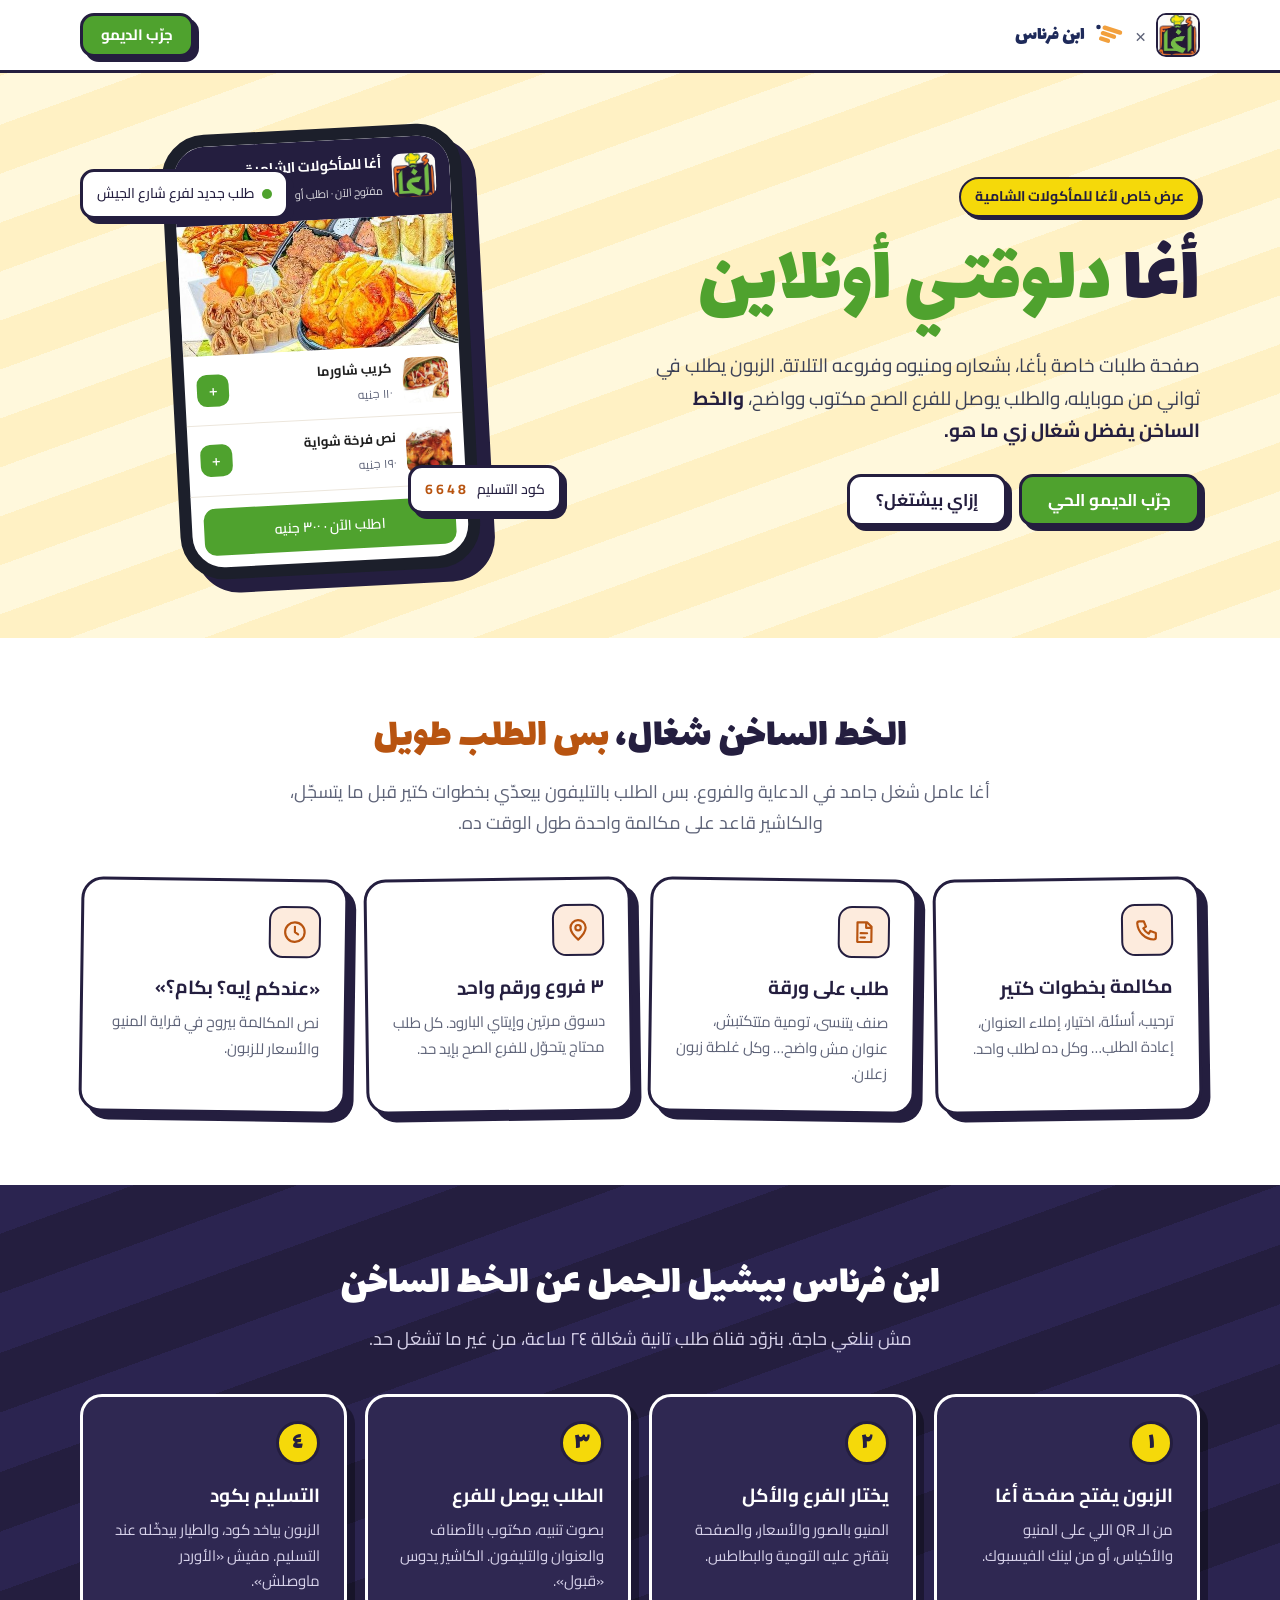
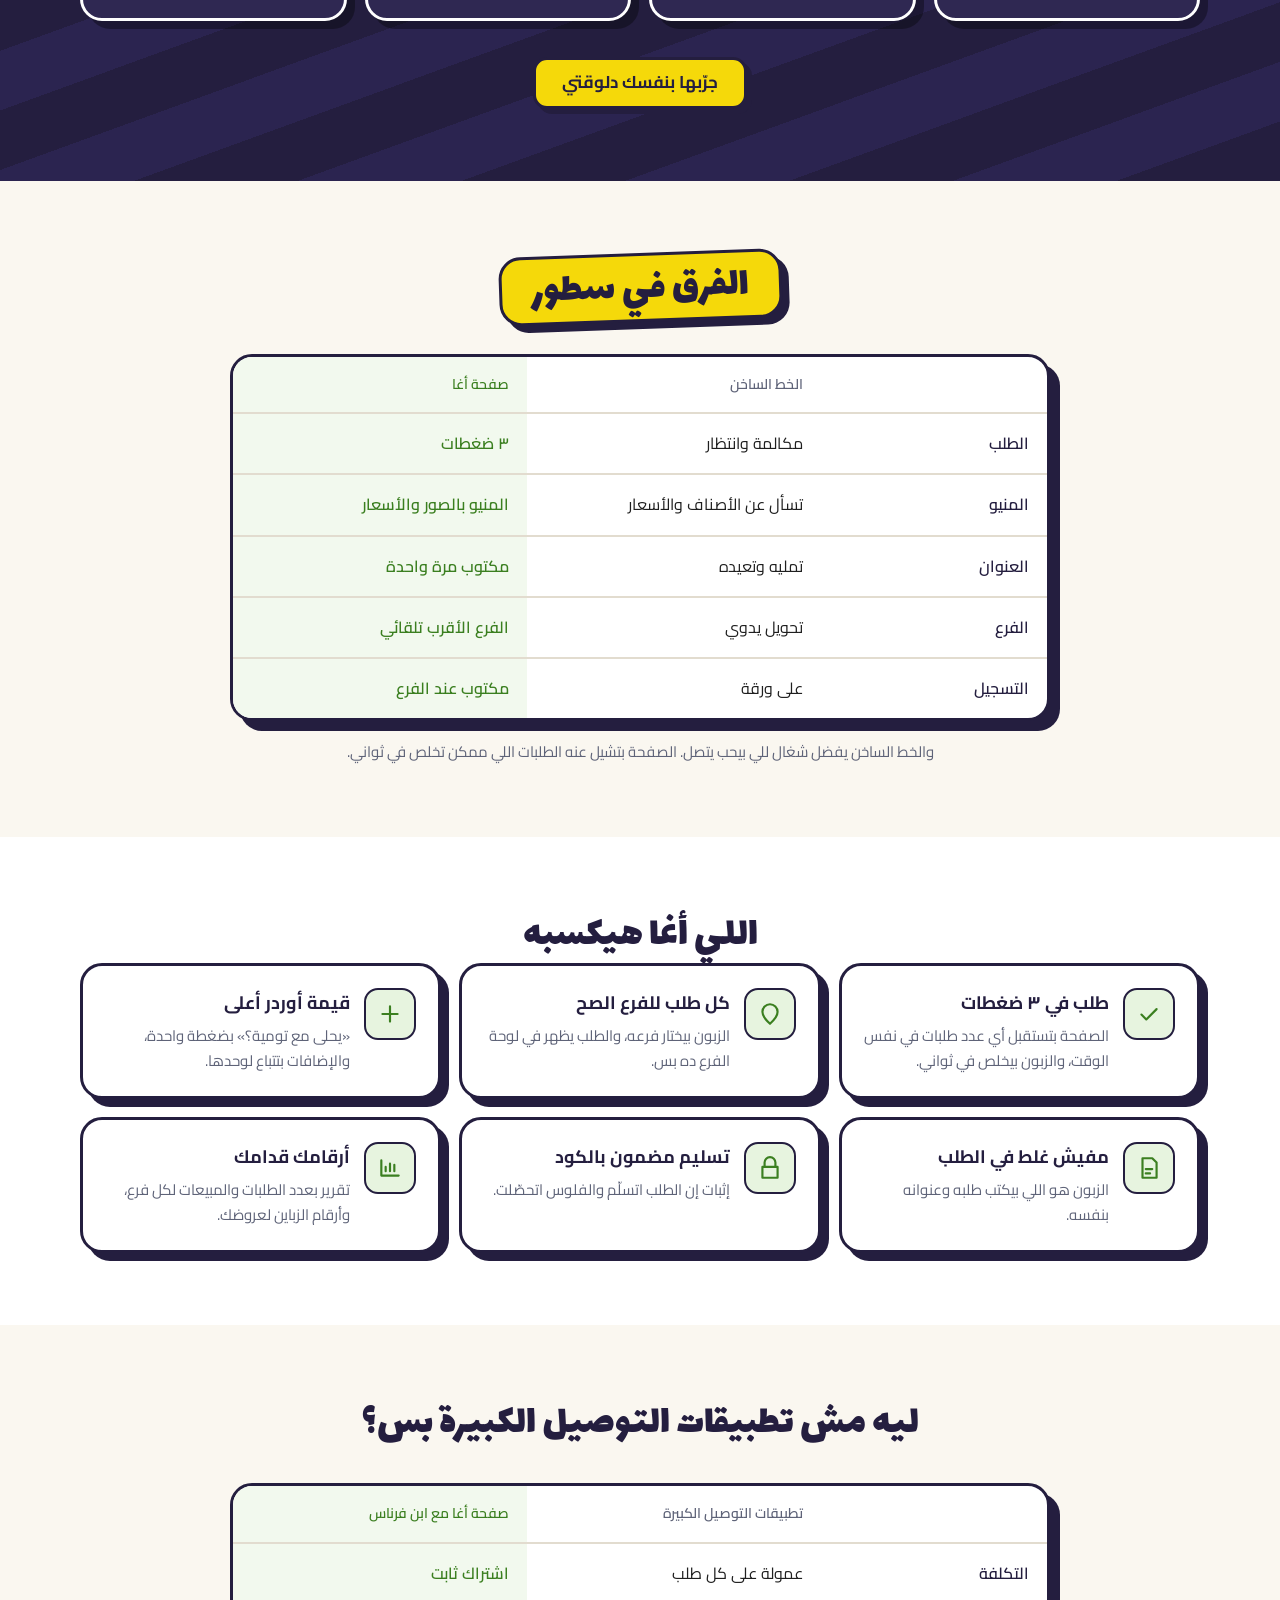
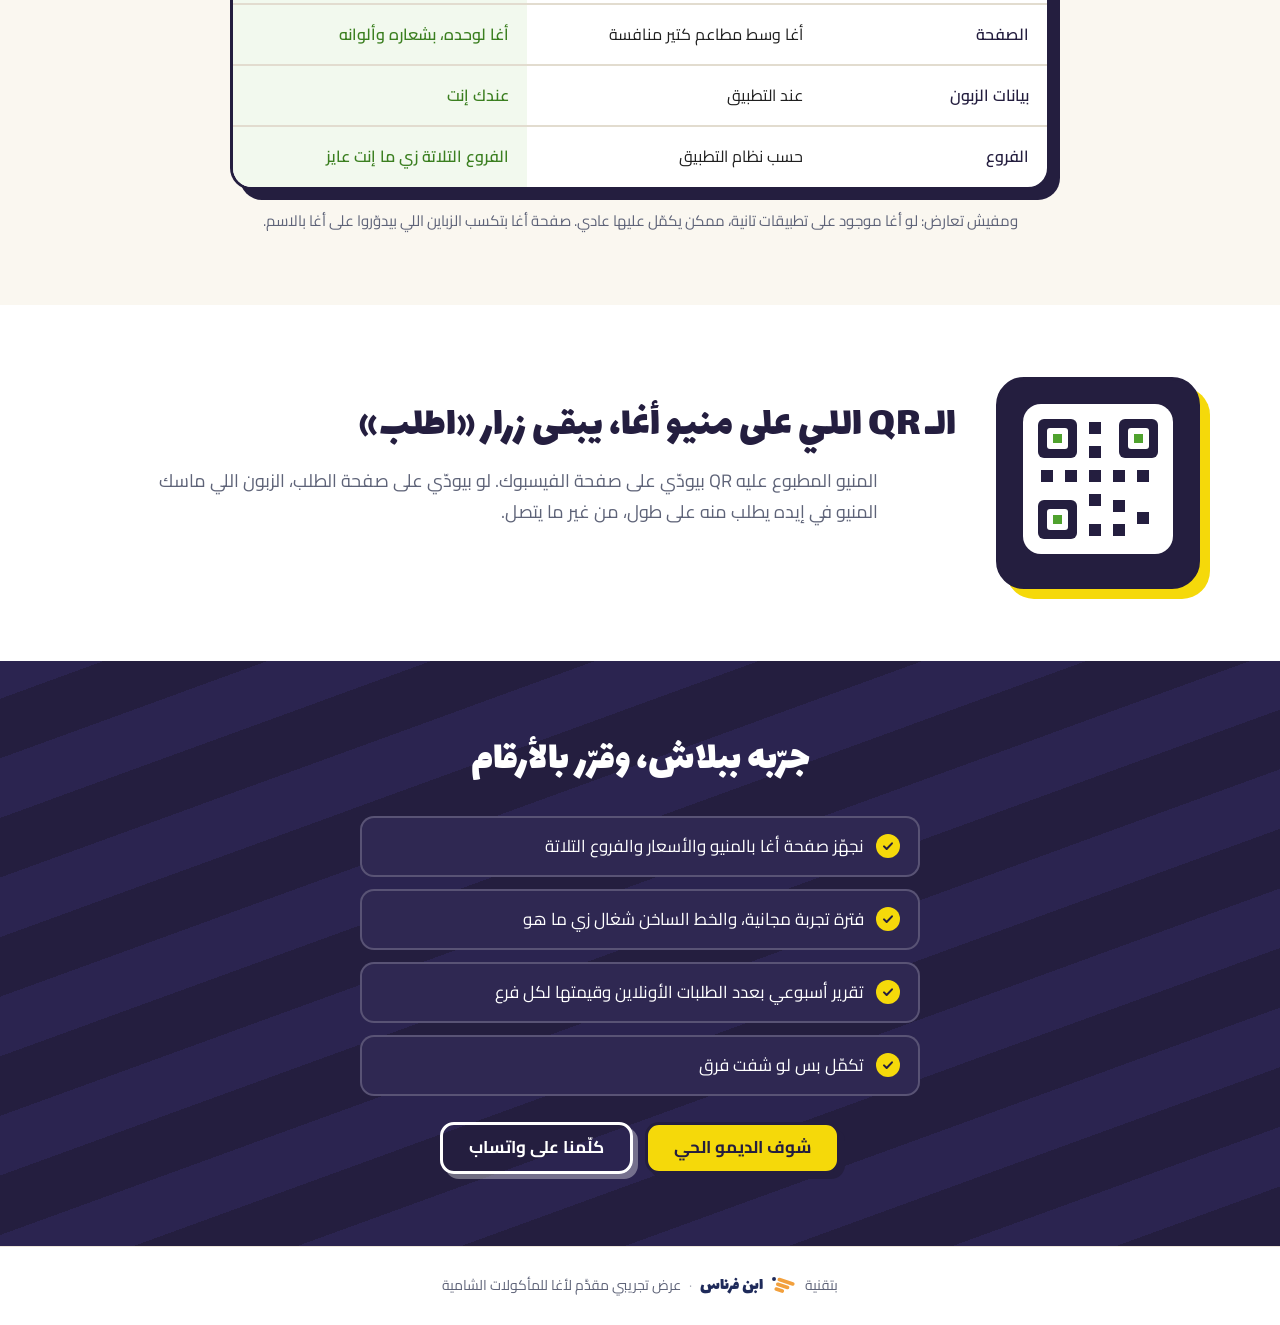
<file: index.html>
<!DOCTYPE html>
<html lang="ar" dir="rtl">
<head>
  <meta charset="UTF-8">
  <meta name="viewport" content="width=device-width, initial-scale=1">
  <title>أغا | دلوقتي أونلاين | عرض ابن فرناس</title>
  <meta name="description" content="صفحة طلبات أونلاين خاصة بأغا للمأكولات الشامية بفروعه التلاتة — بتقنية ابن فرناس">
  <meta name="theme-color" content="#241E3F">
  <link rel="icon" href="assets/agha-logo.jpg">
  <link rel="preconnect" href="https://fonts.googleapis.com">
  <link rel="preconnect" href="https://fonts.gstatic.com" crossorigin>
  <link href="https://fonts.googleapis.com/css2?family=Lalezar&family=Cairo:wght@400;600;700;800&display=swap" rel="stylesheet">
  <link rel="stylesheet" href="landing.css">
</head>
<body>

<header class="nav">
  <div class="wrap nav-in">
    <div class="duo">
      <img src="assets/agha-logo.jpg" alt="أغا" class="duo-logo">
      <span class="duo-x" aria-hidden="true">×</span>
      <svg class="duo-wing" viewBox="0 0 120 120" aria-hidden="true"><g transform="rotate(18 60 60)" fill="#F2A03D"><rect x="22" y="30" width="82" height="17" rx="8.5"/><rect x="22" y="53" width="64" height="17" rx="8.5"/><rect x="22" y="76" width="46" height="17" rx="8.5"/></g><circle cx="14" cy="28" r="9" fill="#1E2A5A"/></svg>
      <span class="duo-name">ابن فرناس</span>
    </div>
    <a class="btn btn-small" href="demo.html">جرّب الديمو</a>
  </div>
</header>

<!-- HERO -->
<section class="hero">
  <div class="wrap hero-in">
    <div class="hero-text">
      <span class="kicker">عرض خاص لأغا للمأكولات الشامية</span>
      <h1>أغا <span class="hl">دلوقتي أونلاين</span></h1>
      <p class="lead">صفحة طلبات خاصة بأغا، بشعاره ومنيوه وفروعه التلاتة. الزبون يطلب في ثواني من موبايله، والطلب يوصل للفرع الصح مكتوب وواضح، <b>والخط الساخن يفضل شغال زي ما هو.</b></p>
      <div class="hero-cta">
        <a class="btn" href="demo.html">جرّب الديمو الحي</a>
        <a class="btn btn-ghost" href="#how">إزاي بيشتغل؟</a>
      </div>
    </div>
    <div class="hero-visual">
      <div class="phone">
        <div class="phone-head">
          <img src="assets/agha-logo.jpg" alt="">
          <div><b>أغا للمأكولات الشامية</b><span>مفتوح الآن · اطلب أونلاين</span></div>
        </div>
        <img class="phone-hero" src="assets/platter.jpg" alt="تشكيلة أكلات أغا">
        <div class="phone-row"><img src="assets/crepe.jpg" alt=""><div><b>كريب شاورما</b><span>١١٠ جنيه</span></div><i>+</i></div>
        <div class="phone-row"><img src="assets/chicken.jpg" alt=""><div><b>نص فرخة شواية</b><span>١٩٠ جنيه</span></div><i>+</i></div>
        <div class="phone-bar">اطلب الآن · ٣٠٠ جنيه</div>
      </div>
      <div class="float-card fc-1"><span class="dot"></span> طلب جديد لفرع شارع الجيش</div>
      <div class="float-card fc-2">كود التسليم <b dir="ltr">6648</b></div>
    </div>
  </div>
</section>

<!-- PROBLEM -->
<section class="sec">
  <div class="wrap">
    <h2 class="sec-title">الخط الساخن شغال، <span class="hl-o">بس الطلب طويل</span></h2>
    <p class="sec-sub">أغا عامل شغل جامد في الدعاية والفروع. بس الطلب بالتليفون بيعدّي بخطوات كتير قبل ما يتسجّل، والكاشير قاعد على مكالمة واحدة طول الوقت ده.</p>
    <div class="grid4">
      <div class="card">
        <div class="ic ic-o"><svg viewBox="0 0 24 24"><path d="M5 4h4l2 5-2.5 1.5a11 11 0 0 0 5 5L15 13l5 2v4a2 2 0 0 1-2 2A16 16 0 0 1 3 6a2 2 0 0 1 2-2"/></svg></div>
        <h3>مكالمة بخطوات كتير</h3>
        <p>ترحيب، أسئلة، اختيار، إملاء العنوان، إعادة الطلب… وكل ده لطلب واحد.</p>
      </div>
      <div class="card">
        <div class="ic ic-o"><svg viewBox="0 0 24 24"><path d="M6 3h9l4 4v14H6z M14 3v5h5 M9 13h6 M9 17h4"/></svg></div>
        <h3>طلب على ورقة</h3>
        <p>صنف يتنسى، تومية متتكتبش، عنوان مش واضح… وكل غلطة زبون زعلان.</p>
      </div>
      <div class="card">
        <div class="ic ic-o"><svg viewBox="0 0 24 24"><path d="M12 21s-7-6.2-7-11a7 7 0 0 1 14 0c0 4.8-7 11-7 11z M12 12.5a2.5 2.5 0 1 0 0-5 2.5 2.5 0 0 0 0 5"/></svg></div>
        <h3>٣ فروع ورقم واحد</h3>
        <p>دسوق مرتين وإيتاي البارود. كل طلب محتاج يتحوّل للفرع الصح بإيد حد.</p>
      </div>
      <div class="card">
        <div class="ic ic-o"><svg viewBox="0 0 24 24"><path d="M12 7v5l3 2 M12 21a9 9 0 1 0 0-18 9 9 0 0 0 0 18"/></svg></div>
        <h3>«عندكم إيه؟ بكام؟»</h3>
        <p>نص المكالمة بيروح في قراية المنيو والأسعار للزبون.</p>
      </div>
    </div>
  </div>
</section>

<!-- HOW -->
<section class="sec sec-navy" id="how">
  <div class="wrap">
    <h2 class="sec-title light">ابن فرناس بيشيل الحِمل عن الخط الساخن</h2>
    <p class="sec-sub light">مش بنلغي حاجة. بنزوّد قناة طلب تانية شغالة ٢٤ ساعة، من غير ما تشغل حد.</p>
    <ol class="steps">
      <li><span class="n">١</span><h3>الزبون يفتح صفحة أغا</h3><p>من الـ QR اللي على المنيو والأكياس، أو من لينك الفيسبوك.</p></li>
      <li><span class="n">٢</span><h3>يختار الفرع والأكل</h3><p>المنيو بالصور والأسعار، والصفحة بتقترح عليه التومية والبطاطس.</p></li>
      <li><span class="n">٣</span><h3>الطلب يوصل للفرع</h3><p>بصوت تنبيه، مكتوب بالأصناف والعنوان والتليفون. الكاشير يدوس «قبول».</p></li>
      <li><span class="n">٤</span><h3>التسليم بكود</h3><p>الزبون بياخد كود، والطيار بيدخّله عند التسليم. مفيش «الأوردر ماوصلش».</p></li>
    </ol>
    <div class="center"><a class="btn btn-yellow" href="demo.html">جرّبها بنفسك دلوقتي</a></div>
  </div>
</section>

<!-- DIFF -->
<section class="sec sec-cream">
  <div class="wrap narrow">
    <h2 class="sec-title"><span class="tag">الفرق في سطور</span></h2>
    <div class="table">
      <div class="tr th"><span></span><span>الخط الساخن</span><span class="us">صفحة أغا</span></div>
      <div class="tr"><span>الطلب</span><span>مكالمة وانتظار</span><span class="us">٣ ضغطات</span></div>
      <div class="tr"><span>المنيو</span><span>تسأل عن الأصناف والأسعار</span><span class="us">المنيو بالصور والأسعار</span></div>
      <div class="tr"><span>العنوان</span><span>تمليه وتعيده</span><span class="us">مكتوب مرة واحدة</span></div>
      <div class="tr"><span>الفرع</span><span>تحويل يدوي</span><span class="us">الفرع الأقرب تلقائي</span></div>
      <div class="tr"><span>التسجيل</span><span>على ورقة</span><span class="us">مكتوب عند الفرع</span></div>
    </div>
    <p class="note">والخط الساخن يفضل شغال للي بيحب يتصل. الصفحة بتشيل عنه الطلبات اللي ممكن تخلص في ثواني.</p>
  </div>
</section>

<!-- BENEFITS -->
<section class="sec">
  <div class="wrap">
    <h2 class="sec-title">اللي أغا هيكسبه</h2>
    <div class="grid3">
      <div class="benefit"><div class="ic ic-g"><svg viewBox="0 0 24 24"><path d="M5 12.5l4.5 4.5L19 7.5"/></svg></div><div><h3>طلب في ٣ ضغطات</h3><p>الصفحة بتستقبل أي عدد طلبات في نفس الوقت، والزبون بيخلص في ثواني.</p></div></div>
      <div class="benefit"><div class="ic ic-g"><svg viewBox="0 0 24 24"><path d="M12 21s-7-6.2-7-11a7 7 0 0 1 14 0c0 4.8-7 11-7 11z"/></svg></div><div><h3>كل طلب للفرع الصح</h3><p>الزبون بيختار فرعه، والطلب يظهر في لوحة الفرع ده بس.</p></div></div>
      <div class="benefit"><div class="ic ic-g"><svg viewBox="0 0 24 24"><path d="M12 5v14M5 12h14"/></svg></div><div><h3>قيمة أوردر أعلى</h3><p>«يحلى مع تومية؟» بضغطة واحدة، والإضافات بتتباع لوحدها.</p></div></div>
      <div class="benefit"><div class="ic ic-g"><svg viewBox="0 0 24 24"><path d="M6 3h9l4 4v14H6z M9 13h6 M9 17h4"/></svg></div><div><h3>مفيش غلط في الطلب</h3><p>الزبون هو اللي بيكتب طلبه وعنوانه بنفسه.</p></div></div>
      <div class="benefit"><div class="ic ic-g"><svg viewBox="0 0 24 24"><path d="M7 11V7a5 5 0 0 1 10 0v4 M5 11h14v10H5z"/></svg></div><div><h3>تسليم مضمون بالكود</h3><p>إثبات إن الطلب اتسلّم والفلوس اتحصّلت.</p></div></div>
      <div class="benefit"><div class="ic ic-g"><svg viewBox="0 0 24 24"><path d="M4 19V5 M4 19h16 M8 15v-4 M12 15V8 M16 15v-6"/></svg></div><div><h3>أرقامك قدامك</h3><p>تقرير بعدد الطلبات والمبيعات لكل فرع، وأرقام الزباين لعروضك.</p></div></div>
    </div>
  </div>
</section>

<!-- COMPARE -->
<section class="sec sec-cream">
  <div class="wrap narrow">
    <h2 class="sec-title">ليه مش تطبيقات التوصيل الكبيرة بس؟</h2>
    <div class="table">
      <div class="tr th"><span></span><span>تطبيقات التوصيل الكبيرة</span><span class="us">صفحة أغا مع ابن فرناس</span></div>
      <div class="tr"><span>التكلفة</span><span>عمولة على كل طلب</span><span class="us">اشتراك ثابت</span></div>
      <div class="tr"><span>الصفحة</span><span>أغا وسط مطاعم كتير منافسة</span><span class="us">أغا لوحده، بشعاره وألوانه</span></div>
      <div class="tr"><span>بيانات الزبون</span><span>عند التطبيق</span><span class="us">عندك إنت</span></div>
      <div class="tr"><span>الفروع</span><span>حسب نظام التطبيق</span><span class="us">الفروع التلاتة زي ما إنت عايز</span></div>
    </div>
    <p class="note">ومفيش تعارض: لو أغا موجود على تطبيقات تانية، ممكن يكمّل عليها عادي. صفحة أغا بتكسب الزباين اللي بيدوّروا على أغا بالاسم.</p>
  </div>
</section>

<!-- QR IDEA -->
<section class="sec">
  <div class="wrap qr-in">
    <div class="qr-card" aria-hidden="true">
      <svg viewBox="0 0 100 100" width="150" height="150"><rect width="100" height="100" rx="12" fill="#fff"/><g fill="#241E3F"><rect x="10" y="10" width="26" height="26" rx="4"/><rect x="64" y="10" width="26" height="26" rx="4"/><rect x="10" y="64" width="26" height="26" rx="4"/><rect x="44" y="12" width="8" height="8"/><rect x="44" y="28" width="8" height="8"/><rect x="44" y="44" width="8" height="8"/><rect x="60" y="44" width="8" height="8"/><rect x="76" y="44" width="8" height="8"/><rect x="12" y="44" width="8" height="8"/><rect x="28" y="44" width="8" height="8"/><rect x="44" y="60" width="8" height="8"/><rect x="60" y="64" width="8" height="8"/><rect x="76" y="72" width="8" height="8"/><rect x="60" y="80" width="8" height="8"/><rect x="44" y="80" width="8" height="8"/></g><g fill="#fff"><rect x="16" y="16" width="14" height="14" rx="2"/><rect x="70" y="16" width="14" height="14" rx="2"/><rect x="16" y="70" width="14" height="14" rx="2"/></g><g fill="#4FA22E"><rect x="20" y="20" width="6" height="6"/><rect x="74" y="20" width="6" height="6"/><rect x="20" y="74" width="6" height="6"/></g></svg>
    </div>
    <div>
      <h2 class="sec-title start">الـ QR اللي على منيو أغا، يبقى زرار «اطلب»</h2>
      <p class="sec-sub start">المنيو المطبوع عليه QR بيودّي على صفحة الفيسبوك. لو بيودّي على صفحة الطلب، الزبون اللي ماسك المنيو في إيده يطلب منه على طول، من غير ما يتصل.</p>
    </div>
  </div>
</section>

<!-- OFFER -->
<section class="sec sec-navy">
  <div class="wrap narrow center">
    <h2 class="sec-title light">جرّبه ببلاش، وقرّر بالأرقام</h2>
    <ul class="offer">
      <li>نجهّز صفحة أغا بالمنيو والأسعار والفروع التلاتة</li>
      <li>فترة تجربة مجانية، والخط الساخن شغال زي ما هو</li>
      <li>تقرير أسبوعي بعدد الطلبات الأونلاين وقيمتها لكل فرع</li>
      <li>تكمّل بس لو شفت فرق</li>
    </ul>
    <div class="hero-cta center-row">
      <a class="btn btn-yellow" href="demo.html">شوف الديمو الحي</a>
      <!-- عدّل الرقم ده لرقمك على واتساب: 20 + الرقم من غير الصفر الأول -->
      <a class="btn btn-ghost-light" href="https://wa.me/20XXXXXXXXXX">كلّمنا على واتساب</a>
    </div>
  </div>
</section>

<footer class="foot">
  <div class="wrap foot-in">
    <span>بتقنية</span>
    <svg viewBox="0 0 120 120" width="26" height="26" aria-hidden="true"><g transform="rotate(18 60 60)" fill="#F2A03D"><rect x="22" y="30" width="82" height="17" rx="8.5"/><rect x="22" y="53" width="64" height="17" rx="8.5"/><rect x="22" y="76" width="46" height="17" rx="8.5"/></g><circle cx="14" cy="28" r="9" fill="#1E2A5A"/></svg>
    <strong>ابن فرناس</strong>
    <span class="sep">·</span>
    <span class="muted">عرض تجريبي مقدَّم لأغا للمأكولات الشامية</span>
  </div>
</footer>

</body>
</html>
</file>
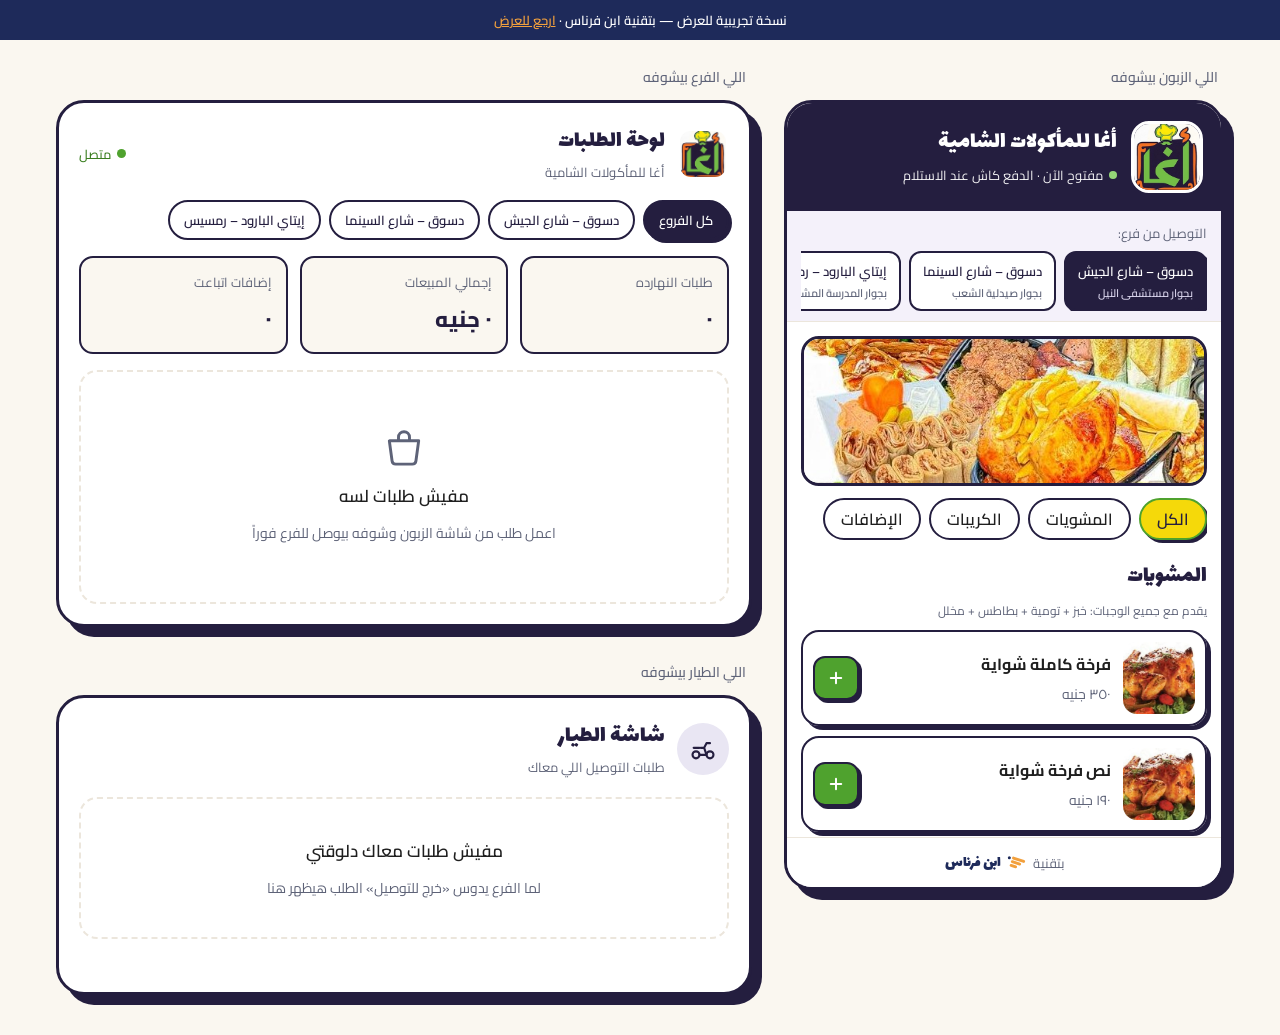
<file: demo.html>
<!DOCTYPE html>
<html lang="ar" dir="rtl">
<head>
  <meta charset="UTF-8">
  <meta name="viewport" content="width=device-width, initial-scale=1, viewport-fit=cover">
  <title>أغا للمأكولات الشامية | اطلب أونلاين — نسخة تجريبية</title>
  <meta name="theme-color" content="#241E3F">
  <link rel="icon" href="assets/agha-logo.jpg">
  <link rel="preconnect" href="https://fonts.googleapis.com">
  <link rel="preconnect" href="https://fonts.gstatic.com" crossorigin>
  <link href="https://fonts.googleapis.com/css2?family=Lalezar&family=Cairo:wght@400;600;700;800&display=swap" rel="stylesheet">
  <link rel="stylesheet" href="demo.css">
</head>
<body>

  <div class="demo-ribbon">نسخة تجريبية للعرض — بتقنية ابن فرناس · <a href="index.html">ارجع للعرض</a></div>

  <!-- Mobile-only switch between the three screens -->
  <nav class="view-switch" aria-label="التبديل بين الشاشات">
    <button class="switch-btn active" data-view="customer" type="button">الزبون</button>
    <button class="switch-btn" data-view="restaurant" type="button">الفرع <span class="badge" id="badgeRestaurant" hidden>0</span></button>
    <button class="switch-btn" data-view="driver" type="button">الطيار <span class="badge" id="badgeDriver" hidden>0</span></button>
  </nav>

  <main class="stage">

    <!-- ===================== CUSTOMER ===================== -->
    <section class="pane pane-customer active" id="paneCustomer" aria-label="شاشة الزبون">
      <p class="pane-label">اللي الزبون بيشوفه</p>
      <div class="app">
        <header class="r-header">
          <img src="assets/agha-logo.jpg" alt="شعار أغا للمأكولات الشامية" class="r-logo">
          <div class="r-info">
            <h1 class="r-name">أغا للمأكولات الشامية</h1>
            <p class="r-meta"><span class="dot-open"></span> مفتوح الآن · الدفع كاش عند الاستلام</p>
          </div>
        </header>

        <!-- Branch picker -->
        <div class="branch-bar">
          <span class="branch-label">التوصيل من فرع:</span>
          <div class="branches" id="branchChips"></div>
        </div>

        <!-- View: menu -->
        <div class="view active" id="viewMenu">
          <div class="hero-img"><img src="assets/platter.jpg" alt="تشكيلة أكلات أغا"></div>
          <div class="cats" id="catChips"></div>
          <div id="menuList"></div>
        </div>

        <!-- View: checkout -->
        <div class="view" id="viewCheckout">
          <button class="back" type="button" data-go="menu">→ رجوع للمنيو</button>
          <h2 class="view-title">طلبك</h2>
          <p class="branch-note" id="checkoutBranch"></p>
          <ul class="cart-list" id="cartList"></ul>
          <div class="sum-row"><span>الإجمالي</span><strong id="cartTotal">٠ جنيه</strong></div>
          <p class="hint">رسوم التوصيل حسب المنطقة · الدفع كاش عند الاستلام</p>

          <form class="form" id="orderForm" novalidate>
            <div class="form-head">
              <h3>بيانات التوصيل</h3>
              <button type="button" class="link-btn" id="fillDemo">املأ بيانات تجريبية</button>
            </div>
            <label>الاسم <input type="text" name="name" autocomplete="name" required></label>
            <label>رقم الموبايل <input type="tel" name="phone" inputmode="tel" autocomplete="tel" required></label>
            <label>العنوان بالتفصيل <input type="text" name="address" autocomplete="street-address" required></label>
            <label>ملاحظات (اختياري) <input type="text" name="notes" placeholder="مثلاً: من غير مخلل، تومية زيادة"></label>
            <p class="form-error" id="formError" hidden>من فضلك اكتب الاسم ورقم الموبايل والعنوان.</p>
            <button type="submit" class="btn-primary btn-block">تأكيد الطلب</button>
          </form>
        </div>

        <!-- View: tracking -->
        <div class="view" id="viewTrack">
          <div class="track-head">
            <div class="track-check" aria-hidden="true">
              <svg viewBox="0 0 24 24" width="40" height="40"><path d="M5 12.5l4.5 4.5L19 7.5" fill="none" stroke="#fff" stroke-width="3" stroke-linecap="round" stroke-linejoin="round"/></svg>
            </div>
            <h2 class="view-title">طلبك وصل للفرع</h2>
            <p class="track-no">رقم الطلب <strong id="trackNo">#</strong> · <span id="trackBranch"></span></p>
          </div>
          <div class="code-box" id="codeBox">
            <span id="codeLabel">كود التسليم</span>
            <strong id="deliveryCode" dir="ltr">----</strong>
            <p id="codeHint">قول الكود ده للطيار لما يوصلك، علشان يأكد إن الطلب اتسلّم ليك.</p>
          </div>
          <ol class="steps" id="trackSteps">
            <li>تم استلام الطلب</li>
            <li>جاري التحضير</li>
            <li>خرج للتوصيل</li>
            <li>تم التسليم</li>
          </ol>
          <div class="track-summary" id="trackSummary"></div>
          <button type="button" class="btn-ghost btn-block" data-go="menu">اطلب تاني</button>
        </div>

        <!-- Upsell sheet -->
        <div class="sheet-backdrop" id="upsell" hidden>
          <div class="sheet" role="dialog" aria-labelledby="upsellTitle">
            <h3 id="upsellTitle">يحلى معاه</h3>
            <p>ضيف حاجة لطلبك بضغطة واحدة</p>
            <div class="upsell-list" id="upsellList"></div>
            <button type="button" class="btn-ghost btn-block" id="upsellSkip">لا شكراً، كمّل</button>
          </div>
        </div>

        <button class="cart-bar" id="cartBar" type="button" hidden>
          <span class="cart-count" id="cartCount">٠</span>
          <span>عرض الطلب</span>
          <strong id="cartBarTotal">٠ جنيه</strong>
        </button>

        <footer class="powered">
          <span>بتقنية</span>
          <svg class="wing" viewBox="0 0 120 120" aria-hidden="true">
            <g transform="rotate(18 60 60)" fill="#F2A03D"><rect x="22" y="30" width="82" height="17" rx="8.5"/><rect x="22" y="53" width="64" height="17" rx="8.5"/><rect x="22" y="76" width="46" height="17" rx="8.5"/></g>
            <circle cx="14" cy="28" r="9" fill="#1E2A5A"/>
          </svg>
          <strong>ابن فرناس</strong>
        </footer>
      </div>
    </section>

    <!-- ===================== BRANCH DASHBOARD ===================== -->
    <section class="pane pane-restaurant" id="paneRestaurant" aria-label="لوحة الفرع">
      <p class="pane-label">اللي الفرع بيشوفه</p>
      <div class="dash">
        <header class="dash-head">
          <div class="dash-title">
            <img src="assets/agha-logo.jpg" alt="" class="dash-logo">
            <div><h2>لوحة الطلبات</h2><p>أغا للمأكولات الشامية</p></div>
          </div>
          <div class="live"><span class="live-dot"></span> متصل</div>
        </header>
        <div class="branch-filter" id="branchFilter"></div>
        <div class="stats">
          <div class="stat"><span>طلبات النهارده</span><strong id="statCount">٠</strong></div>
          <div class="stat"><span>إجمالي المبيعات</span><strong id="statTotal">٠ جنيه</strong></div>
          <div class="stat"><span>إضافات اتباعت</span><strong id="statExtras">٠</strong></div>
        </div>
        <div class="orders" id="ordersList">
          <div class="empty" id="ordersEmpty">
            <svg viewBox="0 0 24 24" width="44" height="44" aria-hidden="true"><path d="M4 7h16l-1.5 11a2 2 0 0 1-2 1.7H7.5a2 2 0 0 1-2-1.7L4 7z M9 7V5a3 3 0 0 1 6 0v2" fill="none" stroke="currentColor" stroke-width="1.6" stroke-linecap="round" stroke-linejoin="round"/></svg>
            <p>مفيش طلبات لسه</p>
            <span>اعمل طلب من شاشة الزبون وشوفه بيوصل للفرع فوراً</span>
          </div>
        </div>
      </div>
    </section>

    <!-- ===================== DRIVER ===================== -->
    <section class="pane pane-driver" id="paneDriver" aria-label="شاشة الطيار">
      <p class="pane-label">اللي الطيار بيشوفه</p>
      <div class="dash dash-driver">
        <header class="dash-head">
          <div class="dash-title">
            <div class="driver-avatar" aria-hidden="true">
              <svg viewBox="0 0 24 24" width="28" height="28"><circle cx="6" cy="17" r="3" fill="none" stroke="currentColor" stroke-width="1.8"/><circle cx="18" cy="17" r="3" fill="none" stroke="currentColor" stroke-width="1.8"/><path d="M9 17h6l-2-6h-3 M13 11l2-4h3 M4 11h5" fill="none" stroke="currentColor" stroke-width="1.8" stroke-linecap="round" stroke-linejoin="round"/></svg>
            </div>
            <div><h2>شاشة الطيار</h2><p>طلبات التوصيل اللي معاك</p></div>
          </div>
        </header>
        <div class="orders" id="driverList">
          <div class="empty" id="driverEmpty">
            <p>مفيش طلبات معاك دلوقتي</p>
            <span>لما الفرع يدوس «خرج للتوصيل» الطلب هيظهر هنا</span>
          </div>
        </div>
      </div>
    </section>
  </main>

  <div class="toasts" id="toasts" aria-live="polite"></div>
  <script src="demo.js"></script>
</body>
</html>
</file>
<file: landing.css>
:root {
  --navy: #241E3F;
  --navy-2: #2F2852;
  --green: #4FA22E;
  --green-dark: #3B7F20;
  --orange: #E9711A;
  --orange-dark: #B85410;
  --yellow: #F5D90A;
  --indigo: #1E2A5A;
  --saffron: #F2A03D;
  --cream: #FAF7F0;
  --ink: #1F1F1F;
  --muted: #5E6378;
  --line: #ECE6DC;
  --font: 'Cairo', system-ui, sans-serif;
  --font-head: 'Lalezar', 'Cairo', sans-serif;
}
* { box-sizing: border-box; }
html { scroll-behavior: smooth; }
body { margin: 0; font-family: var(--font); color: var(--ink); background: #fff; -webkit-font-smoothing: antialiased; line-height: 1.7; }
h1, h2, h3, p { margin: 0; }
img { max-width: 100%; display: block; }
.wrap { max-width: 1160px; margin: 0 auto; padding: 0 20px; }
.narrow { max-width: 860px; }
.center { text-align: center; }

/* buttons */
.btn { display: inline-flex; align-items: center; justify-content: center; min-height: 52px; padding: 0 26px; border-radius: 14px; background: var(--green); color: #fff; text-decoration: none; font-weight: 600; font-size: 17px; transition: transform .15s ease, box-shadow .15s ease; box-shadow: 0 8px 20px rgba(79,162,46,.3); }
.btn:hover { transform: translateY(-2px); }
.btn-small { min-height: 44px; padding: 0 18px; font-size: 15px; }
.btn-ghost { background: #fff; color: var(--navy); border: 1px solid var(--line); box-shadow: none; }
.btn-yellow { background: var(--yellow); color: var(--navy); box-shadow: 0 8px 20px rgba(245,217,10,.25); }
.btn-ghost-light { background: transparent; color: #fff; border: 1px solid rgba(255,255,255,.4); box-shadow: none; }

/* nav */
.nav { position: sticky; top: 0; z-index: 10; background: rgba(255,255,255,.92); backdrop-filter: blur(8px); border-bottom: 1px solid var(--line); }
.nav-in { display: flex; align-items: center; justify-content: space-between; height: 70px; }
.duo { display: flex; align-items: center; gap: 10px; }
.duo-logo { width: 44px; height: 44px; border-radius: 10px; object-fit: cover; }
.duo-x { color: var(--muted); font-size: 20px; }
.duo-wing { width: 30px; height: 30px; }
.duo-name { font-family: var(--font-head); color: var(--indigo); font-size: 20px; }

/* hero */
.hero { background: linear-gradient(180deg, #FFFBEA 0%, #fff 100%); padding: 56px 0 64px; overflow: hidden; }
.hero-in { display: grid; grid-template-columns: minmax(0, 1.1fr) minmax(0, .9fr); gap: 48px; align-items: center; }
.kicker { display: inline-block; background: #EEEBF6; color: var(--navy); font-size: 14px; font-weight: 500; padding: 6px 14px; border-radius: 999px; margin-bottom: 16px; }
.hero h1 { font-family: var(--font-head); font-size: clamp(40px, 6vw, 68px); line-height: 1.2; color: var(--navy); }
.hl { color: var(--green); }
.hl-o { color: var(--orange-dark); }
.lead { font-size: 19px; color: #3A3F55; margin: 18px 0 28px; max-width: 560px; }
.lead b { color: var(--navy); }
.hero-cta { display: flex; gap: 12px; flex-wrap: wrap; }
.center-row { justify-content: center; margin-top: 26px; }

.hero-visual { position: relative; display: flex; justify-content: center; }
.phone { width: 300px; background: #fff; border: 12px solid #1C1F2B; border-radius: 44px; overflow: hidden; box-shadow: 0 30px 60px rgba(36,30,63,.25); transform: rotate(-3deg); }
.phone-head { background: var(--navy); color: #fff; display: flex; gap: 10px; align-items: center; padding: 14px; }
.phone-head img { width: 44px; height: 44px; border-radius: 10px; object-fit: cover; background: #fff; }
.phone-head b { display: block; font-size: 14px; }
.phone-head span { font-size: 11px; opacity: .85; }
.phone-hero { height: 130px; width: 100%; object-fit: cover; }
.phone-row { display: flex; align-items: center; gap: 10px; padding: 10px 12px; border-bottom: 1px solid var(--line); }
.phone-row img { width: 46px; height: 46px; border-radius: 10px; object-fit: cover; }
.phone-row div { flex: 1; }
.phone-row b { display: block; font-size: 13px; }
.phone-row span { font-size: 12px; color: var(--muted); }
.phone-row i { font-style: normal; width: 32px; height: 32px; border-radius: 10px; background: var(--green); color: #fff; display: grid; place-items: center; font-weight: 600; }
.phone-bar { margin: 12px; background: var(--green); color: #fff; text-align: center; border-radius: 12px; padding: 12px; font-weight: 600; font-size: 14px; }
.float-card { position: absolute; background: #fff; border-radius: 14px; padding: 10px 14px; box-shadow: 0 14px 30px rgba(36,30,63,.18); font-size: 14px; font-weight: 500; color: var(--navy); display: flex; align-items: center; gap: 8px; animation: bob 3s ease-in-out infinite; }
.float-card b { color: var(--orange-dark); letter-spacing: 3px; }
.fc-1 { top: 40px; inset-inline-end: 0; }
.fc-2 { bottom: 60px; inset-inline-start: 0; animation-delay: 1.2s; }
.dot { width: 10px; height: 10px; border-radius: 50%; background: var(--green); }
@keyframes bob { 50% { transform: translateY(-8px); } }

/* sections */
.sec { padding: 72px 0; }
.sec-navy { background: var(--navy); color: #fff; }
.sec-cream { background: var(--cream); }
.sec-title { font-family: var(--font-head); font-size: clamp(28px, 4vw, 42px); line-height: 1.3; color: var(--navy); text-align: center; }
.sec-title.light { color: #fff; }
.sec-title.start, .sec-sub.start { text-align: start; }
.sec-sub { text-align: center; color: var(--muted); font-size: 18px; max-width: 720px; margin: 12px auto 40px; }
.sec-sub.light { color: #D7D2EA; }

.grid4 { display: grid; grid-template-columns: repeat(4, minmax(0, 1fr)); gap: 18px; }
.grid3 { display: grid; grid-template-columns: repeat(3, minmax(0, 1fr)); gap: 18px; }
.card { background: #fff; border: 1px solid var(--line); border-radius: 22px; padding: 24px; }
.card h3 { font-size: 19px; color: var(--navy); margin: 14px 0 6px; }
.card p { color: var(--muted); font-size: 15px; }
.ic { width: 52px; height: 52px; border-radius: 14px; display: grid; place-items: center; }
.ic svg { width: 26px; height: 26px; fill: none; stroke-width: 2; stroke-linecap: round; stroke-linejoin: round; }
.ic-o { background: #FDEBDD; } .ic-o svg { stroke: var(--orange-dark); }
.ic-g { background: #E7F4DF; flex-shrink: 0; } .ic-g svg { stroke: var(--green-dark); }

.steps { list-style: none; padding: 0; margin: 0 0 36px; display: grid; grid-template-columns: repeat(4, minmax(0, 1fr)); gap: 18px; }
.steps li { background: var(--navy-2); border-radius: 22px; padding: 24px; }
.steps .n { width: 44px; height: 44px; border-radius: 50%; background: var(--yellow); color: var(--navy); display: grid; place-items: center; font-weight: 600; font-size: 20px; }
.steps h3 { font-size: 19px; margin: 14px 0 6px; }
.steps p { color: #D7D2EA; font-size: 15px; }

.benefit { display: flex; gap: 14px; align-items: flex-start; background: #fff; border: 1px solid var(--line); border-radius: 22px; padding: 22px; }
.benefit h3 { font-size: 18px; color: var(--navy); margin-bottom: 4px; }
.benefit p { color: var(--muted); font-size: 15px; }

.table { margin-top: 32px; background: #fff; border-radius: 22px; overflow: hidden; border: 1px solid var(--line); }
.tr { display: grid; grid-template-columns: 1fr 1.3fr 1.3fr; border-top: 1px solid var(--line); }
.tr:first-child { border-top: none; }
.tr span { padding: 16px 18px; font-size: 16px; }
.tr span:first-child { font-weight: 600; color: var(--navy); }
.tr .us { background: #F2F9EE; color: var(--green-dark); font-weight: 600; }
.th span { font-weight: 600; color: var(--muted); font-size: 14px; }
.th .us { color: var(--green-dark); }
.note { color: var(--muted); font-size: 15px; margin-top: 18px; text-align: center; }

.qr-in { display: grid; grid-template-columns: auto minmax(0, 1fr); gap: 40px; align-items: center; }
.qr-card { background: var(--navy); border-radius: 28px; padding: 24px; box-shadow: 0 20px 40px rgba(36,30,63,.2); }

.offer { list-style: none; padding: 0; margin: 28px auto 0; max-width: 560px; text-align: start; display: flex; flex-direction: column; gap: 12px; }
.offer li { background: var(--navy-2); border-radius: 14px; padding: 14px 18px 14px 18px; display: flex; gap: 12px; align-items: center; font-size: 17px; }
.offer li::before { content: ""; width: 24px; height: 24px; border-radius: 50%; flex-shrink: 0; background: var(--yellow) url("data:image/svg+xml,%3Csvg xmlns='http://www.w3.org/2000/svg' viewBox='0 0 24 24'%3E%3Cpath d='M6 12.5l4 4L18 8' fill='none' stroke='%23241E3F' stroke-width='3' stroke-linecap='round' stroke-linejoin='round'/%3E%3C/svg%3E") center/16px no-repeat; }

.foot { border-top: 1px solid var(--line); padding: 24px 0; }
.foot-in { display: flex; align-items: center; justify-content: center; gap: 8px; flex-wrap: wrap; color: var(--muted); font-size: 14px; }
.foot strong { font-family: var(--font-head); color: var(--indigo); font-size: 18px; }
.sep { opacity: .5; }

/* responsive */
@media (max-width: 960px) {
  .hero-in { grid-template-columns: 1fr; }
  .hero-visual { margin-top: 12px; }
  .grid4, .steps { grid-template-columns: repeat(2, minmax(0, 1fr)); }
  .grid3 { grid-template-columns: 1fr; }
  .qr-in { grid-template-columns: 1fr; justify-items: center; }
  .sec-title.start, .sec-sub.start { text-align: center; }
}
@media (max-width: 560px) {
  .grid4, .steps { grid-template-columns: 1fr; }
  .duo-name { display: none; }
  .sec { padding: 52px 0; }
  .tr span { padding: 12px 10px; font-size: 14px; }
  .phone { width: 260px; }
  .fc-1 { inset-inline-end: -4px; }
  .fc-2 { inset-inline-start: -4px; }
}

/* ============ Sticker style (matches the video) ============ */
:root { --ink-line: #241E3F; }
.hero h1, .sec-title, .duo-name, .foot strong { font-weight: 400; }
h3 { font-weight: 700; }
.btn { border: 3px solid var(--ink-line); box-shadow: 5px 5px 0 var(--ink-line); font-weight: 700; }
.btn:hover { transform: translate(-2px, -2px); box-shadow: 7px 7px 0 var(--ink-line); }
.btn:active { transform: translate(3px, 3px); box-shadow: 2px 2px 0 var(--ink-line); }
.btn-ghost-light { border-color: #fff; box-shadow: 5px 5px 0 rgba(255,255,255,.35); }
.kicker { border: 2px solid var(--ink-line); box-shadow: 3px 3px 0 var(--ink-line); background: var(--yellow); font-weight: 700; }
.hero { background: repeating-linear-gradient(-20deg, #FFF8DC 0 46px, #FFF1C4 46px 92px); }
.hero h1 { font-size: clamp(46px, 7vw, 82px); }
.hl { color: var(--green); -webkit-text-stroke: 0; }
.phone { box-shadow: 14px 14px 0 var(--ink-line); }
.float-card { border: 3px solid var(--ink-line); box-shadow: 5px 5px 0 var(--ink-line); }
.sec-navy { background: repeating-linear-gradient(-20deg, #241E3F 0 56px, #2B2450 56px 112px); }
.card, .benefit { border: 3px solid var(--ink-line); box-shadow: 8px 8px 0 var(--ink-line); }
.card:nth-child(odd) { transform: rotate(-.8deg); }
.card:nth-child(even) { transform: rotate(.8deg); }
.ic { border: 2px solid var(--ink-line); }
.steps li { border: 3px solid #fff; box-shadow: 8px 8px 0 rgba(0,0,0,.35); }
.steps .n { border: 3px solid var(--ink-line); font-family: var(--font-head); font-weight: 400; font-size: 24px; }
.table { border: 3px solid var(--ink-line); box-shadow: 10px 10px 0 var(--ink-line); }
.tr { border-top: 2px solid #E2DCCF; }
.tag { display: inline-block; background: var(--yellow); border: 3px solid var(--ink-line); box-shadow: 7px 7px 0 var(--ink-line); border-radius: 22px; padding: 6px 30px 2px; transform: rotate(-2deg); }
.qr-card { border: 3px solid var(--ink-line); box-shadow: 10px 10px 0 var(--yellow); }
.offer li { border: 2px solid rgba(255,255,255,.2); }
.nav { border-bottom: 3px solid var(--ink-line); }
.duo-logo { border: 2px solid var(--ink-line); }
@media (max-width: 960px) { .card:nth-child(odd), .card:nth-child(even) { transform: none; } }
</file>
<file: demo.css>
/* ============ Tokens (Agha palette + Ibn Firnas) ============ */
:root {
  --navy: #241E3F;          /* Agha logo background */
  --green: #4FA22E;         /* Agha green (darkened for contrast) */
  --green-dark: #3B7F20;
  --green-soft: #E7F4DF;
  --orange: #E9711A;        /* Agha orange */
  --orange-dark: #B85410;
  --orange-soft: #FDEBDD;
  --yellow: #F5D90A;
  --indigo: #1E2A5A;        /* Ibn Firnas */
  --saffron: #F2A03D;       /* Ibn Firnas */
  --cream: #FAF7F0;
  --ink: #1F1F1F;
  --muted: #5E6378;
  --line: #ECE6DC;
  --white: #fff;
  --radius: 18px;
  --shadow: 0 10px 30px rgba(36, 30, 63, .12);
  --font: 'Cairo', system-ui, sans-serif;
  --font-head: 'Lalezar', 'Cairo', sans-serif;
}

* { box-sizing: border-box; }
html, body { margin: 0; }
body { font-family: var(--font); color: var(--ink); background: var(--cream); -webkit-font-smoothing: antialiased; min-height: 100vh; }
button, input { font-family: inherit; font-size: inherit; }
button { cursor: pointer; }
h1, h2, h3, p { margin: 0; }
ul, ol { list-style: none; margin: 0; padding: 0; }
[hidden] { display: none !important; }

.demo-ribbon {
  background: var(--indigo); color: #fff;
  text-align: center; font-size: 13px;
  padding: 8px 12px;
}
.demo-ribbon a { color: var(--saffron); }

/* ============ Layout ============ */
.stage {
  max-width: 1200px;
  margin: 0 auto;
  padding: 24px 16px 40px;
  display: grid;
  grid-template-columns: 440px minmax(0, 1fr);
  grid-template-areas: "cust rest" "cust driver";
  gap: 32px;
  align-items: start;
}
.pane-customer { grid-area: cust; position: sticky; top: 16px; }
.pane-restaurant { grid-area: rest; }
.pane-driver { grid-area: driver; }
.pane-label { font-size: 14px; color: var(--muted); margin: 0 6px 10px; font-weight: 500; }
.view-switch { display: none; }

/* ============ Customer app ============ */
.app {
  position: relative;
  background: var(--white);
  border-radius: 28px;
  box-shadow: var(--shadow);
  overflow: hidden;
  height: calc(100vh - 110px);
  min-height: 720px;
  display: flex;
  flex-direction: column;
}
.r-header { background: var(--navy); color: #fff; padding: 18px; display: flex; align-items: center; gap: 14px; }
.r-logo { width: 72px; height: 72px; border-radius: 18px; object-fit: cover; background: #fff; border: 3px solid #fff; flex-shrink: 0; }
.r-name { font-family: var(--font-head); font-size: 24px; line-height: 1.3; }
.r-meta { font-size: 13px; opacity: .95; display: flex; align-items: center; gap: 6px; margin-top: 4px; }
.dot-open { width: 8px; height: 8px; border-radius: 50%; background: #9BE07B; display: inline-block; }

.branch-bar { padding: 10px 14px; background: #F4F1FA; border-bottom: 1px solid var(--line); }
.branch-label { font-size: 13px; color: var(--muted); display: block; margin-bottom: 6px; }
.branches { display: flex; gap: 8px; overflow-x: auto; }
.branch {
  border: 1px solid #D9D3EA; background: #fff; color: var(--navy);
  border-radius: 12px; padding: 6px 12px; min-height: 44px;
  font-size: 13px; text-align: start; white-space: nowrap;
}
.branch small { display: block; color: var(--muted); font-size: 11px; }
.branch.active { background: var(--navy); color: #fff; border-color: var(--navy); }
.branch.active small { color: #D7D2EA; }

.view { display: none; padding: 14px 14px 120px; flex: 1; overflow-y: auto; }
.view.active { display: block; animation: fade .25s ease; }
@keyframes fade { from { opacity: 0; transform: translateY(6px); } to { opacity: 1; transform: none; } }

.hero-img { border-radius: 18px; overflow: hidden; height: 150px; margin-bottom: 12px; }
.hero-img img { width: 100%; height: 100%; object-fit: cover; display: block; }

.cats { display: flex; gap: 8px; overflow-x: auto; padding-bottom: 6px; margin-bottom: 6px; }
.cat { border: 1px solid var(--line); background: #fff; color: var(--ink); border-radius: 999px; padding: 0 16px; height: 42px; white-space: nowrap; }
.cat.active { background: var(--green); color: #fff; border-color: var(--green); }

.menu-sec { margin-top: 12px; }
.menu-sec h3 { font-family: var(--font-head); color: var(--navy); font-size: 20px; margin-bottom: 4px; }
.sec-note { font-size: 12px; color: var(--muted); margin-bottom: 8px; }
.menu { display: flex; flex-direction: column; gap: 10px; }
.item { display: flex; gap: 12px; padding: 10px; border: 1px solid var(--line); border-radius: var(--radius); align-items: center; }
.item-img { width: 72px; height: 72px; border-radius: 14px; background: var(--orange-soft); flex-shrink: 0; overflow: hidden; display: grid; place-items: center; color: var(--orange-dark); }
.item-img img { width: 100%; height: 100%; object-fit: cover; display: block; }
.item-body { flex: 1; min-width: 0; }
.item-name { font-weight: 600; font-size: 16px; }
.item-price { font-size: 14px; color: var(--muted); margin-top: 2px; }
.add-btn {
  border: none; background: var(--green); color: #fff;
  border-radius: 12px; min-width: 44px; min-height: 44px; padding: 0 12px;
  font-weight: 600; display: inline-flex; align-items: center; justify-content: center; gap: 6px;
  transition: transform .1s ease;
}
.add-btn:active { transform: scale(.95); }
.add-btn.has { background: var(--navy); }

.cart-bar {
  position: absolute; inset-inline: 14px; bottom: 62px; height: 58px;
  border: none; border-radius: 16px; background: var(--green); color: #fff;
  display: flex; align-items: center; gap: 12px; padding: 0 16px;
  font-size: 17px; font-weight: 500;
  box-shadow: 0 8px 20px rgba(79, 162, 46, .35);
  animation: rise .25s ease;
  z-index: 3;
}
.cart-bar strong { margin-inline-start: auto; }
.cart-count { background: rgba(255,255,255,.25); border-radius: 10px; min-width: 30px; height: 30px; display: grid; place-items: center; }
@keyframes rise { from { transform: translateY(20px); opacity: 0; } to { transform: none; opacity: 1; } }

.powered {
  position: absolute; bottom: 0; inset-inline: 0; height: 50px;
  display: flex; align-items: center; justify-content: center; gap: 6px;
  font-size: 13px; color: var(--muted);
  background: #fff; border-top: 1px solid var(--line); z-index: 2;
}
.powered strong { font-family: var(--font-head); color: var(--indigo); font-size: 16px; }
.wing { width: 20px; height: 20px; }

/* upsell sheet */
.sheet-backdrop { position: absolute; inset: 0; background: rgba(20, 16, 40, .45); z-index: 5; display: flex; align-items: flex-end; animation: fade .2s ease; }
.sheet { background: #fff; width: 100%; border-radius: 26px 26px 0 0; padding: 22px 18px 70px; }
.sheet h3 { font-family: var(--font-head); color: var(--navy); font-size: 24px; }
.sheet > p { color: var(--muted); font-size: 14px; margin: 2px 0 14px; }
.upsell-list { display: flex; flex-direction: column; gap: 10px; }
.upsell-item { display: flex; align-items: center; justify-content: space-between; gap: 10px; border: 1px solid var(--line); border-radius: 14px; padding: 8px 12px; }
.upsell-item span { font-weight: 500; }
.upsell-item small { color: var(--muted); margin-inline-start: 6px; }
.upsell-item button { border: none; background: var(--orange); color: #fff; border-radius: 12px; min-height: 44px; padding: 0 16px; font-weight: 600; }
.upsell-item button.added { background: var(--green-soft); color: var(--green-dark); }

/* checkout */
.back { border: none; background: none; color: var(--navy); padding: 6px 0; min-height: 44px; font-weight: 500; }
.view-title { font-family: var(--font-head); font-size: 26px; color: var(--navy); margin: 4px 0 8px; }
.branch-note { font-size: 14px; color: var(--muted); margin-bottom: 10px; }
.cart-list { display: flex; flex-direction: column; gap: 10px; }
.cart-row { display: flex; align-items: center; gap: 10px; padding: 10px 12px; background: var(--cream); border-radius: 14px; }
.cart-row .name { flex: 1; font-weight: 500; }
.cart-row .price { color: var(--muted); font-size: 14px; min-width: 72px; text-align: start; }
.stepper { display: flex; align-items: center; gap: 6px; }
.stepper button { width: 36px; height: 36px; border-radius: 10px; border: 1px solid var(--line); background: #fff; font-size: 18px; line-height: 1; }
.sum-row { display: flex; justify-content: space-between; margin-top: 14px; font-size: 18px; }
.hint { font-size: 13px; color: var(--muted); margin-top: 4px; }
.form { margin-top: 20px; display: flex; flex-direction: column; gap: 12px; }
.form-head { display: flex; align-items: center; justify-content: space-between; }
.form-head h3 { font-size: 18px; }
.link-btn { border: none; background: none; color: var(--orange-dark); text-decoration: underline; font-size: 14px; min-height: 44px; }
.form label { display: flex; flex-direction: column; gap: 6px; font-size: 14px; color: var(--muted); }
.form input { height: 48px; border: 1px solid var(--line); border-radius: 12px; padding: 0 14px; color: var(--ink); background: #fff; }
.form input:focus { outline: 2px solid var(--green); outline-offset: 1px; }
.form-error { color: #B42318; font-size: 14px; }
.btn-primary, .btn-ghost { height: 54px; border-radius: 14px; font-weight: 600; font-size: 17px; }
.btn-primary { border: none; background: var(--green); color: #fff; }
.btn-ghost { border: 1px solid var(--line); background: #fff; color: var(--navy); margin-top: 16px; }
.btn-block { width: 100%; }

/* tracking */
.track-head { text-align: center; padding: 8px 0 4px; }
.track-check { width: 76px; height: 76px; border-radius: 50%; background: var(--green); display: grid; place-items: center; margin: 6px auto 10px; animation: pop .35s ease; }
@keyframes pop { 0% { transform: scale(.4); } 70% { transform: scale(1.08); } 100% { transform: scale(1); } }
.track-no { color: var(--muted); font-size: 14px; }
.code-box { margin: 16px 0 4px; background: var(--navy); color: #fff; border-radius: 18px; padding: 16px; text-align: center; }
.code-box span { font-size: 14px; opacity: .85; }
.code-box strong { display: block; font-size: 46px; letter-spacing: 14px; padding-inline-start: 14px; color: var(--yellow); margin: 4px 0 6px; font-variant-numeric: tabular-nums; }
.code-box p { font-size: 13px; opacity: .9; line-height: 1.7; }
.code-box.used { background: var(--green-soft); color: var(--green-dark); }
.code-box.used strong { color: var(--green-dark); }
.steps { margin: 20px 4px 0; display: flex; flex-direction: column; }
.steps li { position: relative; padding: 0 40px 24px 0; color: #A3A7B5; font-weight: 500; }
.steps li::before { content: ""; position: absolute; right: 6px; top: 4px; width: 16px; height: 16px; border-radius: 50%; border: 3px solid #D5D8E0; background: #fff; }
.steps li::after { content: ""; position: absolute; right: 14px; top: 26px; width: 2px; bottom: 2px; background: #E3E5EB; }
.steps li:last-child::after { display: none; }
.steps li.done { color: var(--ink); }
.steps li.done::before { border-color: var(--green); background: var(--green); }
.steps li.current { color: var(--orange-dark); }
.steps li.current::before { border-color: var(--orange); background: var(--orange); animation: pulse 1.2s infinite; }
@keyframes pulse { 0%,100% { box-shadow: 0 0 0 0 rgba(233,113,26,.5); } 50% { box-shadow: 0 0 0 8px rgba(233,113,26,0); } }
.track-summary { background: var(--cream); border-radius: 14px; padding: 12px 14px; font-size: 14px; color: var(--muted); line-height: 1.8; }

/* ============ Dashboards ============ */
.dash { background: #fff; border-radius: 28px; box-shadow: var(--shadow); padding: 20px; min-height: 420px; }
.dash-driver { min-height: 300px; }
.dash-head { display: flex; align-items: center; justify-content: space-between; gap: 12px; }
.dash-title { display: flex; align-items: center; gap: 12px; }
.dash-logo { width: 52px; height: 52px; border-radius: 14px; object-fit: cover; }
.dash-title h2 { font-family: var(--font-head); font-size: 24px; color: var(--navy); }
.dash-title p { font-size: 13px; color: var(--muted); }
.driver-avatar { width: 52px; height: 52px; border-radius: 50%; background: #E9E6F3; color: var(--navy); display: grid; place-items: center; }
.live { font-size: 13px; color: var(--green-dark); display: flex; align-items: center; gap: 6px; font-weight: 500; }
.live-dot { width: 9px; height: 9px; border-radius: 50%; background: var(--green); animation: blink 1.6s infinite; }
@keyframes blink { 50% { opacity: .3; } }

.branch-filter { display: flex; gap: 8px; flex-wrap: wrap; margin-top: 16px; }
.bf { border: 1px solid var(--line); background: #fff; border-radius: 999px; padding: 0 14px; min-height: 40px; font-size: 13px; color: var(--navy); display: inline-flex; align-items: center; gap: 6px; }
.bf.active { background: var(--navy); color: #fff; border-color: var(--navy); }
.bf .n { background: var(--orange); color: #fff; border-radius: 999px; min-width: 20px; height: 20px; font-size: 11px; display: inline-grid; place-items: center; padding: 0 5px; }

.stats { display: grid; grid-template-columns: repeat(3, minmax(0, 1fr)); gap: 12px; margin: 16px 0; }
.stat { background: var(--cream); border-radius: 14px; padding: 12px 14px; display: flex; flex-direction: column; gap: 4px; }
.stat span { font-size: 13px; color: var(--muted); }
.stat strong { font-size: 22px; color: var(--navy); }

.orders { display: flex; flex-direction: column; gap: 14px; }
.dash-driver .orders { margin-top: 18px; }
.empty { text-align: center; color: var(--muted); padding: 56px 20px; border: 2px dashed var(--line); border-radius: var(--radius); display: flex; flex-direction: column; align-items: center; gap: 8px; }
.dash-driver .empty { padding: 36px 20px; }
.empty p { font-weight: 600; color: var(--ink); font-size: 17px; }
.empty span { font-size: 14px; }

.order { border: 2px solid var(--line); border-radius: var(--radius); padding: 16px; }
.order.enter { animation: slideIn .4s ease; }
.order.is-new { border-color: var(--yellow); background: #FFFDF0; }
.order.is-new.enter { animation: slideIn .4s ease, ring 1s ease 2; }
.order.is-preparing { border-color: var(--orange); }
.order.is-delivering { border-color: var(--navy); }
.order.is-delivered { border-color: var(--green); opacity: .8; }
@keyframes slideIn { from { transform: translateY(-14px); opacity: 0; } to { transform: none; opacity: 1; } }
@keyframes ring { 0%,100% { transform: none; } 20% { transform: rotate(-1deg); } 40% { transform: rotate(1deg); } 60% { transform: rotate(-1deg); } }
.order-top { display: flex; align-items: center; justify-content: space-between; gap: 10px; flex-wrap: wrap; }
.order-no { font-family: var(--font-head); font-size: 22px; color: var(--navy); }
.order-time { font-size: 13px; color: var(--muted); }
.order-branch { font-size: 13px; color: var(--navy); background: #EEEBF6; border-radius: 8px; padding: 3px 8px; display: inline-block; margin-top: 4px; }
.status { font-size: 13px; font-weight: 600; border-radius: 999px; padding: 5px 12px; }
.status.new { background: #FFF6C2; color: #6E5A00; }
.status.preparing { background: var(--orange-soft); color: var(--orange-dark); }
.status.delivering { background: #E9E6F3; color: var(--navy); }
.status.delivered { background: var(--green-soft); color: var(--green-dark); }
.order-items { margin: 12px 0; border-top: 1px solid var(--line); border-bottom: 1px solid var(--line); padding: 10px 0; display: flex; flex-direction: column; gap: 6px; }
.order-items li { display: flex; justify-content: space-between; gap: 10px; }
.order-items .q { color: var(--muted); }
.order-items .extra { color: var(--orange-dark); font-size: 12px; margin-inline-start: 4px; }
.order-total { display: flex; justify-content: space-between; font-weight: 600; font-size: 17px; }
.order-cust { margin-top: 10px; font-size: 14px; color: var(--muted); line-height: 1.8; }
.order-cust b { color: var(--ink); font-weight: 500; }
.order-actions { margin-top: 12px; display: flex; gap: 10px; flex-wrap: wrap; }
.order-actions button { flex: 1; min-height: 46px; border-radius: 12px; border: none; font-weight: 600; color: #fff; background: var(--green); }
.order-actions button.secondary { background: var(--navy); }
.waiting-code { margin-top: 12px; font-size: 14px; color: var(--navy); background: #EEEBF6; border-radius: 12px; padding: 10px 12px; }
.delivered-note { margin-top: 12px; font-size: 14px; color: var(--green-dark); background: var(--green-soft); border-radius: 12px; padding: 10px 12px; }
.collect { display: flex; justify-content: space-between; background: var(--orange-soft); color: var(--orange-dark); border-radius: 12px; padding: 10px 12px; font-weight: 600; margin-top: 10px; }
.call-link { color: var(--navy); font-weight: 500; }
.code-form { display: flex; flex-wrap: wrap; gap: 10px; margin-top: 12px; }
.code-form label { width: 100%; font-size: 14px; color: var(--muted); }
.code-input { flex: 1 1 140px; height: 54px; border: 2px solid var(--line); border-radius: 12px; text-align: center; font-size: 26px; letter-spacing: 10px; color: var(--ink); }
.code-input:focus { outline: none; border-color: var(--navy); }
.code-form button { flex: 1 1 140px; min-height: 54px; border: none; border-radius: 12px; background: var(--green); color: #fff; font-weight: 600; font-size: 16px; }
.code-error { width: 100%; color: #B42318; font-size: 14px; }
.shake { animation: shake .35s ease; }
@keyframes shake { 20%, 60% { transform: translateX(-6px); } 40%, 80% { transform: translateX(6px); } }

/* ============ Toasts ============ */
.toasts { position: fixed; top: 16px; left: 50%; transform: translateX(-50%); z-index: 50; display: flex; flex-direction: column; gap: 10px; width: min(92vw, 420px); pointer-events: none; }
.toast { background: var(--navy); color: #fff; border-radius: 16px; padding: 14px 16px; display: flex; align-items: center; gap: 12px; box-shadow: 0 12px 30px rgba(36,30,63,.3); animation: toastIn .3s ease; }
.toast.out { animation: toastOut .3s ease forwards; }
.toast-icon { width: 36px; height: 36px; border-radius: 50%; background: var(--yellow); display: grid; place-items: center; flex-shrink: 0; }
.toast b { display: block; font-size: 15px; }
.toast span { font-size: 13px; opacity: .85; }
@keyframes toastIn { from { transform: translateY(-20px); opacity: 0; } to { transform: none; opacity: 1; } }
@keyframes toastOut { to { transform: translateY(-20px); opacity: 0; } }

/* ============ Mobile ============ */
@media (max-width: 980px) {
  .view-switch { display: flex; position: sticky; top: 0; z-index: 20; background: var(--cream); padding: 10px 12px; gap: 8px; border-bottom: 1px solid var(--line); }
  .switch-btn { flex: 1; height: 44px; border-radius: 12px; border: 1px solid var(--line); background: #fff; color: var(--navy); font-weight: 600; font-size: 15px; display: inline-flex; align-items: center; justify-content: center; gap: 6px; }
  .switch-btn.active { background: var(--navy); color: #fff; border-color: var(--navy); }
  .badge { background: #D92D20; color: #fff; border-radius: 999px; min-width: 22px; height: 22px; font-size: 12px; display: inline-grid; place-items: center; padding: 0 6px; }
  .stage { display: block; padding: 0; }
  .pane-customer { position: static; }
  .pane { display: none; }
  .pane.active { display: block; }
  .pane-label { display: none; }
  .app { border-radius: 0; box-shadow: none; height: auto; min-height: calc(100vh - 100px); overflow: visible; }
  .view { overflow: visible; }
  .dash { border-radius: 0; box-shadow: none; min-height: calc(100vh - 100px); padding: 16px; }
  .cart-bar { position: fixed; bottom: 62px; }
  .powered { position: fixed; }
  .sheet-backdrop { position: fixed; }
  .stats { gap: 8px; }
  .stat { padding: 10px; }
  .stat strong { font-size: 17px; }
  .toasts { top: 70px; }
}

/* ============ Sticker style (matches the video) ============ */
:root { --ink-line: #241E3F; }
.r-name, .view-title, .dash-title h2, .order-no, .menu-sec h3, .sheet h3, .powered strong { font-weight: 400; }
.app, .dash { border: 3px solid var(--ink-line); box-shadow: 10px 10px 0 var(--ink-line); }
.r-logo, .dash-logo { border: 3px solid #fff; }
.hero-img { border: 3px solid var(--ink-line); }
.menu-sec h3 { font-size: 24px; }
.item { border: 2px solid var(--ink-line); box-shadow: 4px 4px 0 var(--ink-line); }
.item-name { font-weight: 700; }
.add-btn { border: 2px solid var(--ink-line); box-shadow: 3px 3px 0 var(--ink-line); }
.add-btn:active { transform: translate(2px, 2px); box-shadow: 1px 1px 0 var(--ink-line); }
.cat, .branch, .bf { border-width: 2px; border-color: var(--ink-line); font-weight: 600; }
.cat.active, .branch.active, .bf.active { box-shadow: 3px 3px 0 var(--ink-line); }
.cat.active { background: var(--yellow); color: var(--ink-line); }
.cart-bar { border: 3px solid var(--ink-line); box-shadow: 5px 5px 0 var(--ink-line); font-weight: 700; }
.btn-primary, .btn-ghost, .upsell-item button, .order-actions button, .code-form button { border: 2px solid var(--ink-line); box-shadow: 4px 4px 0 var(--ink-line); }
.btn-primary:active, .order-actions button:active { transform: translate(2px, 2px); box-shadow: 2px 2px 0 var(--ink-line); }
.sheet { border-top: 3px solid var(--ink-line); }
.upsell-item { border: 2px solid var(--ink-line); }
.code-box { border: 3px solid var(--ink-line); box-shadow: 6px 6px 0 var(--yellow); }
.code-box strong { font-weight: 800; }
.stat { border: 2px solid var(--ink-line); }
.stat strong { font-weight: 800; }
.order { border-width: 3px; box-shadow: 6px 6px 0 var(--ink-line); }
.order.is-new, .order.is-preparing, .order.is-delivering, .order.is-delivered { border-color: var(--ink-line); }
.order.is-new { background: #FFFBE0; }
.order.is-preparing { background: #FFF6EE; }
.order.is-delivered { background: #F2F9EE; }
.status { border: 2px solid var(--ink-line); }
.toast { border: 3px solid var(--yellow); box-shadow: 5px 5px 0 rgba(0,0,0,.25); }
.track-check { border: 3px solid var(--ink-line); }
.form input { border: 2px solid var(--ink-line); }
.code-input { border-color: var(--ink-line); }
.demo-ribbon { font-weight: 600; }
@media (max-width: 980px) {
  .app, .dash { border: none; box-shadow: none; }
  .switch-btn { border: 2px solid var(--ink-line); }
  .switch-btn.active { box-shadow: 3px 3px 0 var(--yellow); }
}
</file>
